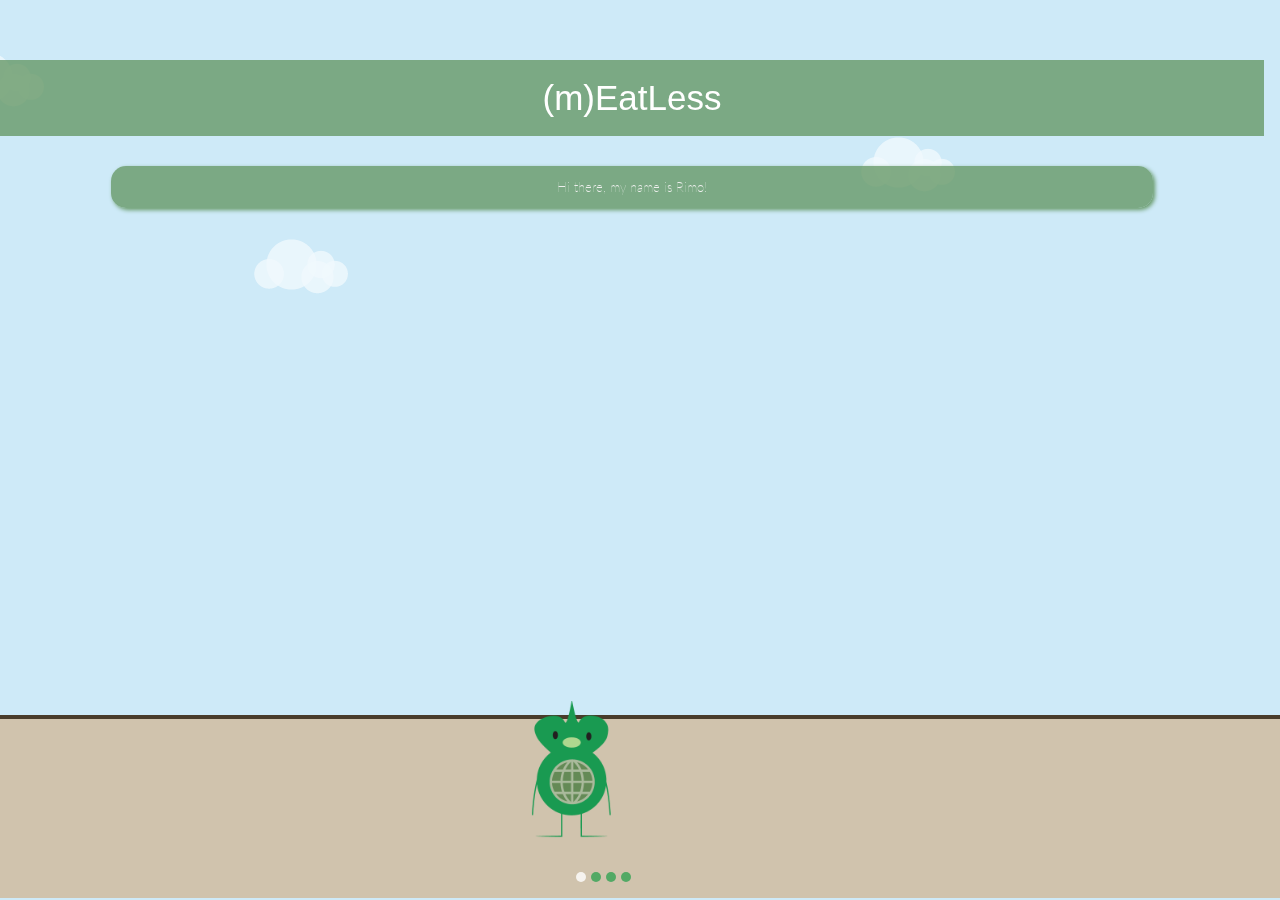
<file: index.html>
<!doctype html>
<html lang="en">
<html>
<head>
<meta charset="UTF-8">
<meta http-equiv="Content-Type" content="text/html; charset=UTF-8">
<meta name="viewport" content="width=device-width, initial-scale=1">
<meta name = "apple-mobile-web-app-capable" content = "yes" /> 

<title>(m)EatLess</title>

<link rel="stylesheet" type="text/css" href="css/jquery.mobile-1.4.2.css" />
<link rel="stylesheet" type="text/css" href="css/custom.css" />

<link href='http://fonts.googleapis.com/css?family=Lato' rel='stylesheet' type='text/css'>

<script src="jquery/jquery-1.10.2.js"></script>
<script src="jquery/jquery.mobile-1.4.2.js"></script>
  <link rel="stylesheet" href="css/swiper.css">

</head>
<body>
  <div class="swiper-container">
    <div class="swiper-wrapper">

      <div class="swiper-slide">
   		<div class="cloud"></div>
   	<div id="appTitle">(m)EatLess</div>
		<div class="cloud2"></div>
      	<div class="bubble" style="margin: 30px auto">
			<p>Hi there, my name is Rimo!</p>
		</div>
		<div class="cloud3"></div>
		<div class="baseHome"></div>
		<div class="RimoIntro">		
			<img src="images/rimo1.png" width="80" />
		</div>
      </div>

      <div class="swiper-slide">
     		<div class="cloud4"></div>
     		<div class="cloud5"></div>
			<div class="cloud6"></div>
    <div class="bubble" style="margin: 100px auto 60px auto">
			<p>What you eat affects climate change. The food that’s good for you is good for the environment.</p>
		</div>
		

		<div class="circles">
			<ul>
			<li><img src="images/circle1.png"></li>
			<li><img src="images/circle2.png"></li>
			<li><img src="images/circle3.png"></li>
			</ul>
		</div>
		
      </div>

      <div class="swiper-slide">
           	<div class="cloud7"></div>
     		<div class="cloud8"></div>
			<div class="cloud9"></div>
		<div class="bubble" style="margin: 100px auto 60px auto">
			<p>Your daily choices affect my health. The more green missions you complete the healthier I’ll be.</p>
		</div>
        <div class="RimoCompare">		
			<ul>
				<li><img src="images/rimo1.png" class="Rimo1"/><span class="Rimo1Day"></span></li>
				<li><img src="images/rimo2.png" class="Rimo2"/><span class="Rimo3Day"></span></li>
				<li><img src="images/rimo3.png" class="Rimo3"/><span class="Rimo2Day"></span></li>
				<li><img src="images/rimo4.png" class="Rimo4"/><span class="Rimo4Day"></span></li>
				<li><img src="images/rimo5.png" class="Rimo5"/><span class="Rimo6Day"></span></li>
				<li><img src="images/rimo6.png" class="Rimo6"/><span class="Rimo5Day"></span></li>
			</ul>
		</div>
		<span class="rankingInactive">inactive</span>
		<span class="rankingActive">active</span>

		<br class="clear">
      </div>

      <div class="swiper-slide">
      	<div class="Login-Signup">
      	<p>Lets Get Started!</p>
        <div class="loginBtn"><a href="login.html">Log-In</a></div>
        <div class="signupBtn"><a href="footprint.html">Create Account</a></div>
        <br class="clear">
        <div class="buttonFB"><a href="footprint.html">Log in with Facebook</a></div>
      	</div>
        
      </div>



    </div>
    <div class="pagination"></div>
     
    </div>
  </div>
  <script src="js/intro/jquery-1.10.1.min.js"></script>
  <script src="js/intro/idangerous.swiper-2.1.min.js"></script>
  <script>
  var mySwiper = new Swiper('.swiper-container',{
    pagination: '.pagination',
    paginationClickable: true
  })
  </script>
</body>
</html>
</file>
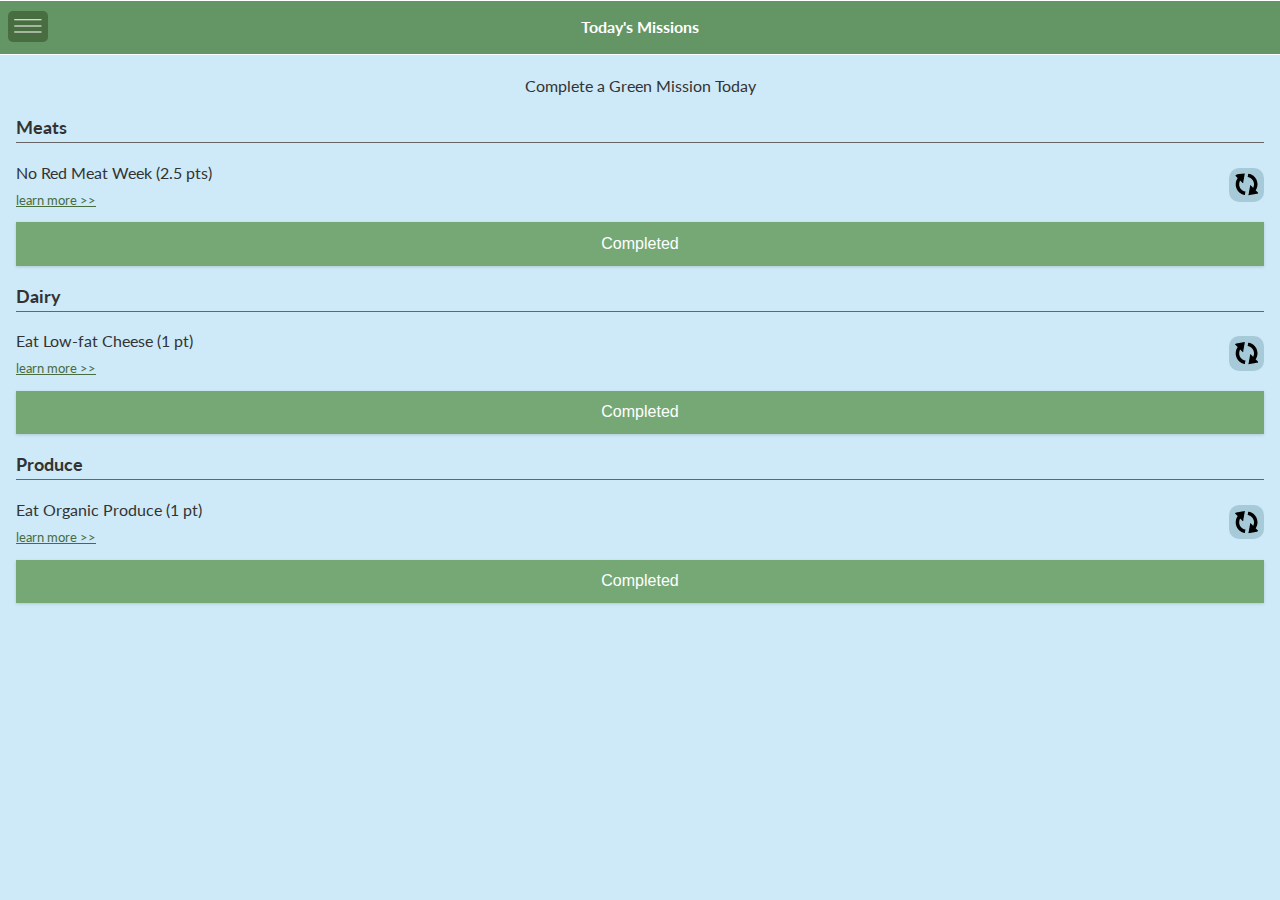
<file: footprint.html>
<!DOCTYPE html> 
<html>
<head>
    <meta charset="UTF-8">
    <meta http-equiv="Content-Type" content="text/html; charset=UTF-8">
    <meta name="viewport" content="width=device-width, initial-scale=1">
    <title>(m)EatLess</title>

    <link rel="stylesheet" href="css/jquery.mobile-1.4.2.css" />
    <link rel="stylesheet" href="css/custom.css" />

    <link href='http://fonts.googleapis.com/css?family=Lato' rel='stylesheet' type='text/css'>

    <script src="jquery/jquery-1.10.2.js"></script>
    <script src="jquery/jquery.mobile-1.4.2.js"></script>

    <script src="js/footprints.js"></script>
<script type="text/javascript">
    $( ".doneButton" ).click(function() {
        console.log("clicked!!!");
});

</script>

<style type="text/css">
  .fadedBg{
    background-color: #000;
    height: 100%;
    width: 100%;
  }
</style>
</head> 
<body>

    <div data-role="page" id="home">
        <div data-role="panel" id="nav1">

           <ul>
             <li><span class="title">(m)EatLess</span></li>
             <li><a href="footprint.html" data-rel="external" class="ui-btn-active listIcon">Green Missions</a></li>
             <li><a href="rimo.html" data-ajax="false" class="rimoIcon">Rimo</a></li>
             <li><a href="guide.html" data-ajax="false" class="guideIcon">Guide</a></li>
             <li><a href="friends.html" data-ajax="false" class="friendsIcon">Friends</a></li>
             <li><a href="leaderboard.html" data-ajax="false" class="rankingIcon">Leaderboard</a></li>
             <li><a href="settings.html" data-ajax="false" class="settingsIcon">Settings</a></li>
<!--              <li><a href="help.html" data-ajax="false" class="helpIcon">Help</a></li>
 -->         </ul> 

     </div><!-- /panel -->
     <div data-role="header" data-theme="f" >
       <a href="#nav1" class="ui-btn"></a>

    <h1> Today's Missions</h1>

    </div>  <!-- /header -->

   <div data-role="content">

   <center><p>Complete a Green Mission Today</p></center>
       <h2>Meats</h2>
       <div class="col1">
            <p id="meats" data-ajax="false"></p>

            <!-- learn more -->
            <p><a href="#learnMore1" data-rel="popup" data-position-to="window" data-overlay-theme>learn more >></a></p>

            <div data-role="popup" id="learnMore1" data-overlay-theme="b" class="ui-content" data-theme="a">
           <a href="#" data-rel="back" class="ui-btn ui-corner-all ui-shadow ui-btn-a ui-icon-delete ui-btn-icon-notext ui-btn-right"></a>
                <p id="meatsInfo"></p>
           </div><!-- /popup -->

       </div><!-- /col1 -->

        <div class="col2">
           <a onclick="Meats();"><img src="images/reload.png" /></a>
       </div><!-- /col2 -->
       <br class="clear">

            <!-- completed-->

           <a href="#DoneMeats" class="ui-btn ui-shadow" data-rel="popup" data-position-to="window" data-overlay-theme>Completed</a>
                  
           <div data-role="popup" id="DoneMeats" data-overlay-theme="b" class="ui-content" data-theme="a">
           <a href="#" data-rel="back" class="ui-btn ui-corner-all ui-shadow ui-btn-a ui-icon-delete ui-btn-icon-notext ui-btn-right"></a>
                <p id="meatsDoneInfo"></p>
           </div><!-- /popup -->



    <h2>Dairy</h2>
    <div class="col1">
        <p id="dairy" data-ajax="false"></p>

          <!-- learn more -->
            <p><a href="#learnMore2" data-rel="popup" data-position-to="window" data-overlay-theme>learn more >></a></p>

            <div data-role="popup" id="learnMore2" data-overlay-theme="b" class="ui-content" data-theme="a">
           <a href="#" data-rel="back" class="ui-btn ui-corner-all ui-shadow ui-btn-a ui-icon-delete ui-btn-icon-notext ui-btn-right"></a>
                <p id="dairyInfo"></p>
        </div><!-- /popup -->

       </div><!-- /col1 -->

    <div class="col2">
      <a onclick="Dairy();"><img src="images/reload.png" /></a>
    </div>
           <br class="clear">

      <!-- completed-->

        <a href="#DoneDairy" class="ui-btn ui-shadow" data-rel="popup" data-position-to="window">Completed</a>
        
        <div data-role="popup" id="DoneDairy"  data-overlay-theme="b" class="ui-content" data-theme="a">
         <a href="#" data-rel="back" class="ui-btn ui-corner-all ui-shadow ui-btn-a ui-icon-delete ui-btn-icon-notext ui-btn-right"></a>
        <p id="dairyDoneInfo"></p>
        </div>

    <h2>Produce</h2>
    <div class="col1">
    <p id="produce" data-ajax="false"></p>
       <!-- learn more -->
            <p><a href="#learnMore3" data-rel="popup" data-position-to="window" data-overlay-theme>learn more >></a></p>

            <div data-role="popup" id="learnMore3" data-overlay-theme="b" class="ui-content" data-theme="a">
           <a href="#" data-rel="back" class="ui-btn ui-corner-all ui-shadow ui-btn-a ui-icon-delete ui-btn-icon-notext ui-btn-right"></a>
                <p id="produceInfo"></p>
        </div><!-- /popup -->

       </div><!-- /col1 -->    

    <div class="col2">
            <a onclick="Produce();"><img src="images/reload.png" /></a>
    </div>
           <br class="clear">
      
       <!-- completed-->

        <a href="#DoneProduce" class="ui-btn ui-shadow" data-rel="popup" data-position-to="window">Completed</a>
       
        <div data-role="popup" id="DoneProduce"  data-overlay-theme="b" class="ui-content" data-theme="a">
        <a href="#" data-rel="back" class="ui-btn ui-corner-all ui-shadow ui-btn-a ui-icon-delete ui-btn-icon-notext ui-btn-right"></a>
                <p id="produceDoneInfo"></p>
        </div>

    </div>
</div>
<!-- learn more pop ups -->
<!-- <div data-role="dialog" id="learnMore1">
	<div data-role="header">
		<h1>Info Box</h1>
	</div>
    <div data-role="content">
        <p id="meatsInfo"></p>
        <center><a href="#" data-role="button" data-rel="back" class="ui-btn ui-btn-inline" >close</a></center>
    </div>

</div> -->

<!-- <div data-role="dialog" id="learnMore2">
    <div data-role="header">
        <h1>Info Box</h1>
    </div>
    <div data-role="content">
        <p id="dairyInfo"></p>
        <center><a href="#" data-role="button" data-rel="back" class="ui-btn ui-btn-inline" >close</a></center>
    </div>

</div> -->

<div data-role="dialog" id="learnMore3">
    <div data-role="header">
        <h1>Info Box</h1>
    </div>
    <div data-role="content">
        <p id="produceInfo"></p>
        <center><a href="#" data-role="button" data-rel="back" class="ui-btn ui-btn-inline" >close</a></center>
    </div>

</div>

<!-- Done button pop ups -->

</body>
</html>
</file>
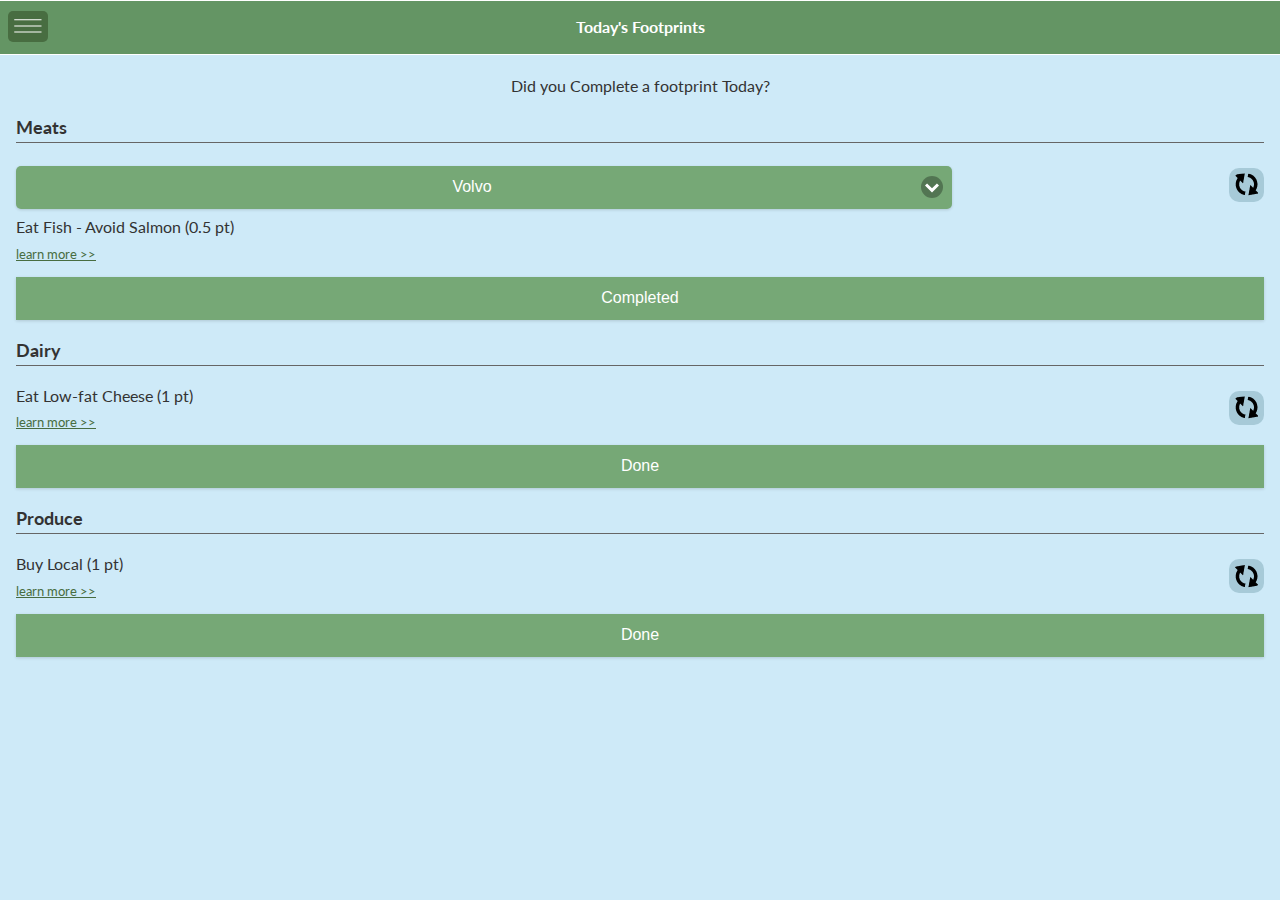
<file: footprint2.html>
<!DOCTYPE html> 
<html>
<head>
    <meta charset="UTF-8">
    <meta http-equiv="Content-Type" content="text/html; charset=UTF-8">
    <meta name="viewport" content="width=device-width, initial-scale=1">
    <title>(m)EatLess</title>

    <link rel="stylesheet" href="css/jquery.mobile-1.4.2.css" />
    <link rel="stylesheet" href="css/custom.css" />

    <link href='http://fonts.googleapis.com/css?family=Lato' rel='stylesheet' type='text/css'>

    <script src="jquery/jquery-1.10.2.js"></script>
    <script src="jquery/jquery.mobile-1.4.2.js"></script>

    <script src="js/footprints.js"></script>
<script type="text/javascript">
    $( ".doneButton" ).click(function() {
        console.log("clicked!!!");
});

</script>
</head> 
<body>

    <div data-role="page" id="home">
        <div data-role="panel" id="nav1">

           <ul>
             <li><span class="title">(m)EatLess</span></li>
             <li><a href="footprint.html" data-rel="external" class="ui-btn-active footprintIcon">Footprint</a></li>
             <li><a href="rimo.html" data-ajax="false" class="rimoIcon">Rimo</a></li>
             <li><a href="guide.html" data-ajax="false" class="guideIcon">Guide</a></li>
             <li><a href="settings.html" data-ajax="false" class="settingsIcon">Settings</a></li>
             <li><a href="help.html" data-ajax="false" class="helpIcon">Help</a></li>
         </ul> 

     </div><!-- /panel -->
     <div data-role="header" data-theme="f" >
       <a href="#nav1" class="ui-btn"></a>

<!--        <h1>Complete Your Footprints</h1> -->   

<h1> Today's Footprints</h1>

</div>

   <div data-role="content">

   <center><p>Did you Complete a footprint Today?</p></center>
       <h2>Meats</h2>
       <div class="col1">
       <form action="">
        <select name="cars">
        <option value="volvo">Volvo</option>
        <option value="saab">Saab</option>
        <option value="fiat">Fiat</option>
        <option value="audi">Audi</option>
        </select>
      </form>
            <p id="meats" data-ajax="false"></p>
            <p><a href="#learnMore1">learn more >></a></p>
       </div>

        <div class="col2">
           <a onclick="Meats();"><img src="images/reload.png" /></a>
       </div>
       <br class="clear">

           <a href="#DoneMeats" class="ui-btn ui-shadow" data-rel="popup" data-position-to="window" data-overlay-theme>Completed</a>
                
           <div data-role="popup" id="DoneMeats" class="ui-content" data-theme="a">
           <a href="#" data-rel="back" class="ui-btn ui-corner-all ui-shadow ui-btn-a ui-icon-delete ui-btn-icon-notext ui-btn-right">Close</a>
                <p id="meatsDoneInfo"></p>
           </div>

    <h2>Dairy</h2>
    <div class="col1">
        <p id="dairy" data-ajax="false"></p>
        <p><a href="#learnMore2">learn more >></a></p>
   </div>

    <div class="col2">
      <a onclick="Dairy();"><img src="images/reload.png" /></a>
    </div>
           <br class="clear">

        <a href="#DoneDairy" class="ui-btn ui-shadow" data-rel="popup" data-position-to="window">Done</a>
        <div data-role="popup" id="DoneDairy" class="ui-content" data-theme="a">
         <a href="#" data-rel="back" class="ui-btn ui-corner-all ui-shadow ui-btn-a ui-icon-delete ui-btn-icon-notext ui-btn-right">Close</a>
        <p id="dairyDoneInfo"></p>
        </div>

    <h2>Produce</h2>
    <div class="col1">
    <p id="produce" data-ajax="false"></p>
         <p><a href="#learnMore3">learn more >></a></p>           
    </div>

    <div class="col2">
            <a onclick="Produce();"><img src="images/reload.png" /></a>
    </div>
           <br class="clear">

        <a href="#DoneProduce" class="ui-btn ui-shadow" data-rel="popup" data-position-to="window">Done</a>
        <div data-role="popup" id="DoneProduce" class="ui-content" data-theme="a">
        <a href="#" data-rel="back" class="ui-btn ui-corner-all ui-shadow ui-btn-a ui-icon-delete ui-btn-icon-notext ui-btn-right">Close</a>
                <p id="produceDoneInfo"></p>
        </div>

    </div>
</div>
<!-- learn more pop ups -->
<div data-role="dialog" id="learnMore1">
	<div data-role="header">
		<h1>Info Box</h1>
	</div>
    <div data-role="content">
        <p id="meatsInfo"></p>
        <center><a href="#" data-role="button" data-rel="back" class="ui-btn ui-btn-inline" >close</a></center>
    </div>

</div>

<div data-role="dialog" id="learnMore2">
    <div data-role="header">
        <h1>Info Box</h1>
    </div>
    <div data-role="content">
        <p id="dairyInfo"></p>
        <center><a href="#" data-role="button" data-rel="back" class="ui-btn ui-btn-inline" >close</a></center>
    </div>

</div>

<div data-role="dialog" id="learnMore3">
    <div data-role="header">
        <h1>Info Box</h1>
    </div>
    <div data-role="content">
        <p id="produceInfo"></p>
        <center><a href="#" data-role="button" data-rel="back" class="ui-btn ui-btn-inline" >close</a></center>
    </div>

</div>

<!-- Done button pop ups -->

</body>
</html>
</file>
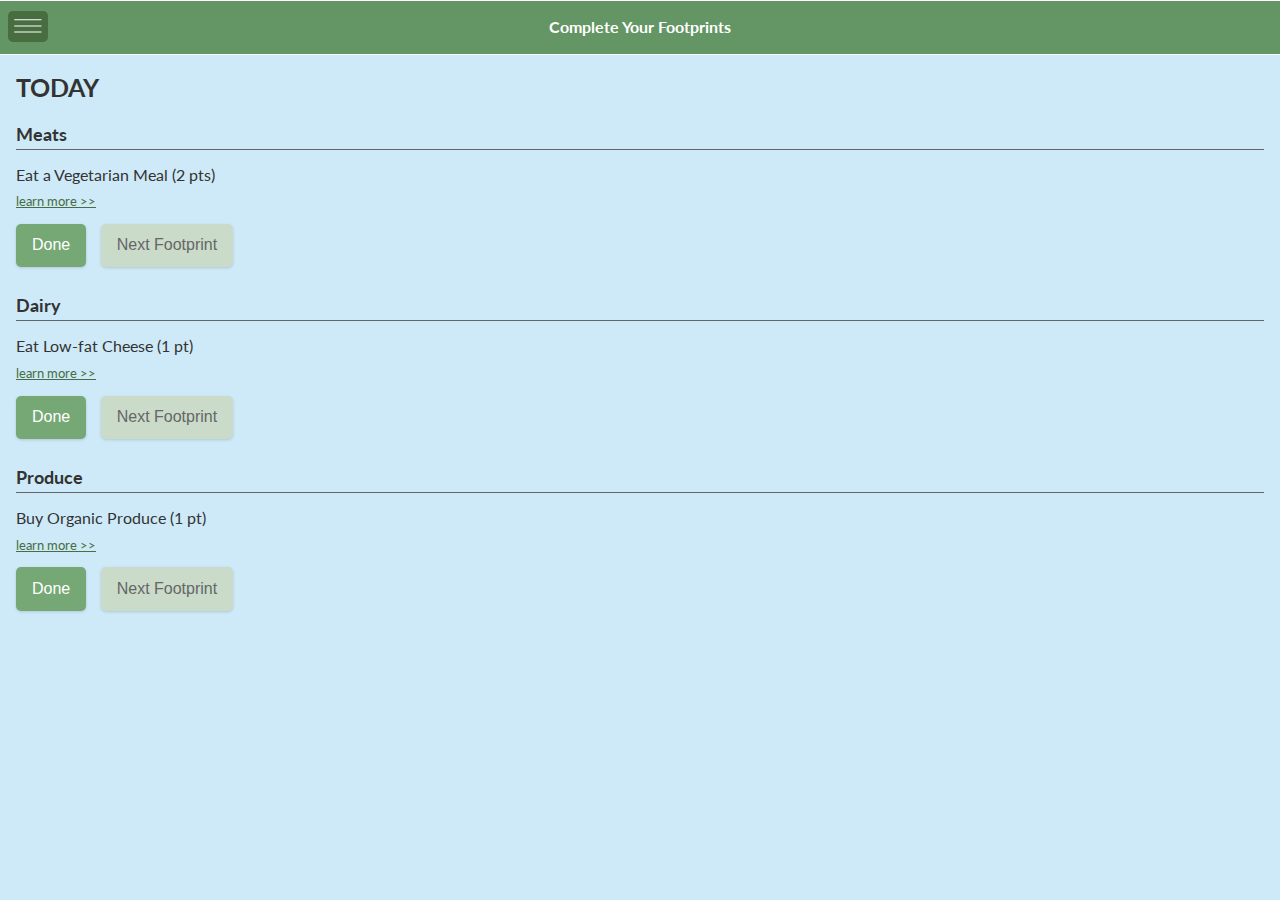
<file: footprint3.html>
<!DOCTYPE html> 
<html>
<head>
    <meta charset="UTF-8">
    <meta http-equiv="Content-Type" content="text/html; charset=UTF-8">
    <meta name="viewport" content="width=device-width, initial-scale=1">
    <title>(m)EatLess</title>

    <link rel="stylesheet" href="css/jquery.mobile-1.4.2.css" />
    <link rel="stylesheet" href="css/custom.css" />

    <link href='http://fonts.googleapis.com/css?family=Lato' rel='stylesheet' type='text/css'>

    <script src="jquery/jquery-1.10.2.js"></script>
    <script src="jquery/jquery.mobile-1.4.2.js"></script>

    <script src="js/footprints.js"></script>
    <script src="js/raphael-min.js" type="text/javascript" charset="utf-8"></script>
<script type="text/javascript">
    $( ".doneButton" ).click(function() {
        console.log("clicked!!!");
});

</script>
</head> 
<body>

    <div data-role="page" id="home">
        <div data-role="panel" id="nav1">

           <ul>
             <li><span class="title">(m)EatLess</span></li>
             <li><a href="footprint.html" data-rel="external" class="ui-btn-active footprintIcon">Footprint</a></li>
             <li><a href="rimo.html" data-ajax="false" class="rimoIcon">Rimo</a></li>
             <li><a href="guide.html" data-ajax="false" class="guideIcon">Guide</a></li>
             <li><a href="settings.html" data-ajax="false" class="settingsIcon">Settings</a></li>
             <li><a href="help.html" data-ajax="false" class="helpIcon">Help</a></li>
         </ul> 

     </div><!-- /panel -->
     <div data-role="header" data-theme="f" >
       <a href="#nav1" class="ui-btn"></a>

       <h1>Complete Your Footprints</h1>
   </div>

   <div data-role="content">

   <h1>TODAY</h1>
       <h2>Meats</h2>
            <p id="meats" data-ajax="false"></p>
            <p><a href="#learnMore1">learn more >></a></p>

             <a href="#DoneMeats" class="ui-btn ui-corner-all ui-shadow ui-btn-inline " data-rel="popup" data-position-to="window" data-overlay-theme>Done</a>
            
           <div data-role="popup" id="DoneMeats" class="ui-content" data-theme="a">
           <a href="#" data-rel="back" class="ui-btn ui-corner-all ui-shadow ui-btn-a ui-icon-delete ui-btn-icon-notext ui-btn-right">Close</a>
                <p id="meatsDoneInfo"></p>
               
           </div>

     <a class="ui-btn ui-corner-all ui-shadow ui-btn-inline" style="background-color:#cadbca; color:#666;" onclick="Meats();">Next Footprint</a>	

    <h2>Dairy</h2>
    <p id="dairy" data-ajax="false"></p>
    <p><a href="#learnMore2">learn more >></a></p>

    <!--    <a href="#dairy" class="ui-btn ui-btn-inline">Done</a> -->        
    <a href="#DoneDairy" class="ui-btn ui-corner-all ui-shadow ui-btn-inline" data-rel="popup" data-position-to="window">Done</a>
    <div data-role="popup" id="DoneDairy" class="ui-content" data-theme="a">
     <a href="#" data-rel="back" class="ui-btn ui-corner-all ui-shadow ui-btn-a ui-icon-delete ui-btn-icon-notext ui-btn-right">Close</a>
            <p id="dairyDoneInfo"></p>
    </div>

    <a class="ui-btn ui-corner-all ui-shadow ui-btn-inline" style="background-color:#cadbca; color:#666;" onclick="Dairy()">Next Footprint</a>	

    <h2>Produce</h2>
    <p id="produce" data-ajax="false"></p>
    <p><a href="#learnMore3">learn more >></a></p>

    <a href="#DoneProduce" class="ui-btn ui-corner-all ui-shadow ui-btn-inline" data-rel="popup" data-position-to="window">Done</a>
    <div data-role="popup" id="DoneProduce" class="ui-content" data-theme="a">
    <a href="#" data-rel="back" class="ui-btn ui-corner-all ui-shadow ui-btn-a ui-icon-delete ui-btn-icon-notext ui-btn-right">Close</a>
            <p id="produceDoneInfo"></p>
    </div>
    <!--    <a href="#produce" class="ui-btn ui-btn-inline">Done</a> -->        
    <a class="ui-btn ui-corner-all ui-shadow ui-btn-inline" style="background-color:#cadbca; color:#666;" onclick="Produce()">Next Footprint</a>	

</div>
</div>


<!-- learn more pop ups -->
<div data-role="dialog" id="learnMore1">
	<div data-role="header">
		<h1>Info Box</h1>
	</div>
    <div data-role="content">
        <p id="meatsInfo"></p>
        <center><a href="#" data-role="button" data-rel="back" class="ui-btn ui-btn-inline" >close</a></center>
    </div>

</div>

<div data-role="dialog" id="learnMore2">
    <div data-role="header">
        <h1>Info Box</h1>
    </div>
    <div data-role="content">
        <p id="dairyInfo"></p>
        <center><a href="#" data-role="button" data-rel="back" class="ui-btn ui-btn-inline" >close</a></center>
    </div>

</div>

<div data-role="dialog" id="learnMore3">
    <div data-role="header">
        <h1>Info Box</h1>
    </div>
    <div data-role="content">
        <p id="produceInfo"></p>
        <center><a href="#" data-role="button" data-rel="back" class="ui-btn ui-btn-inline" >close</a></center>
    </div>

</div>

<!-- Done button pop ups -->

</body>
</html>
</file>
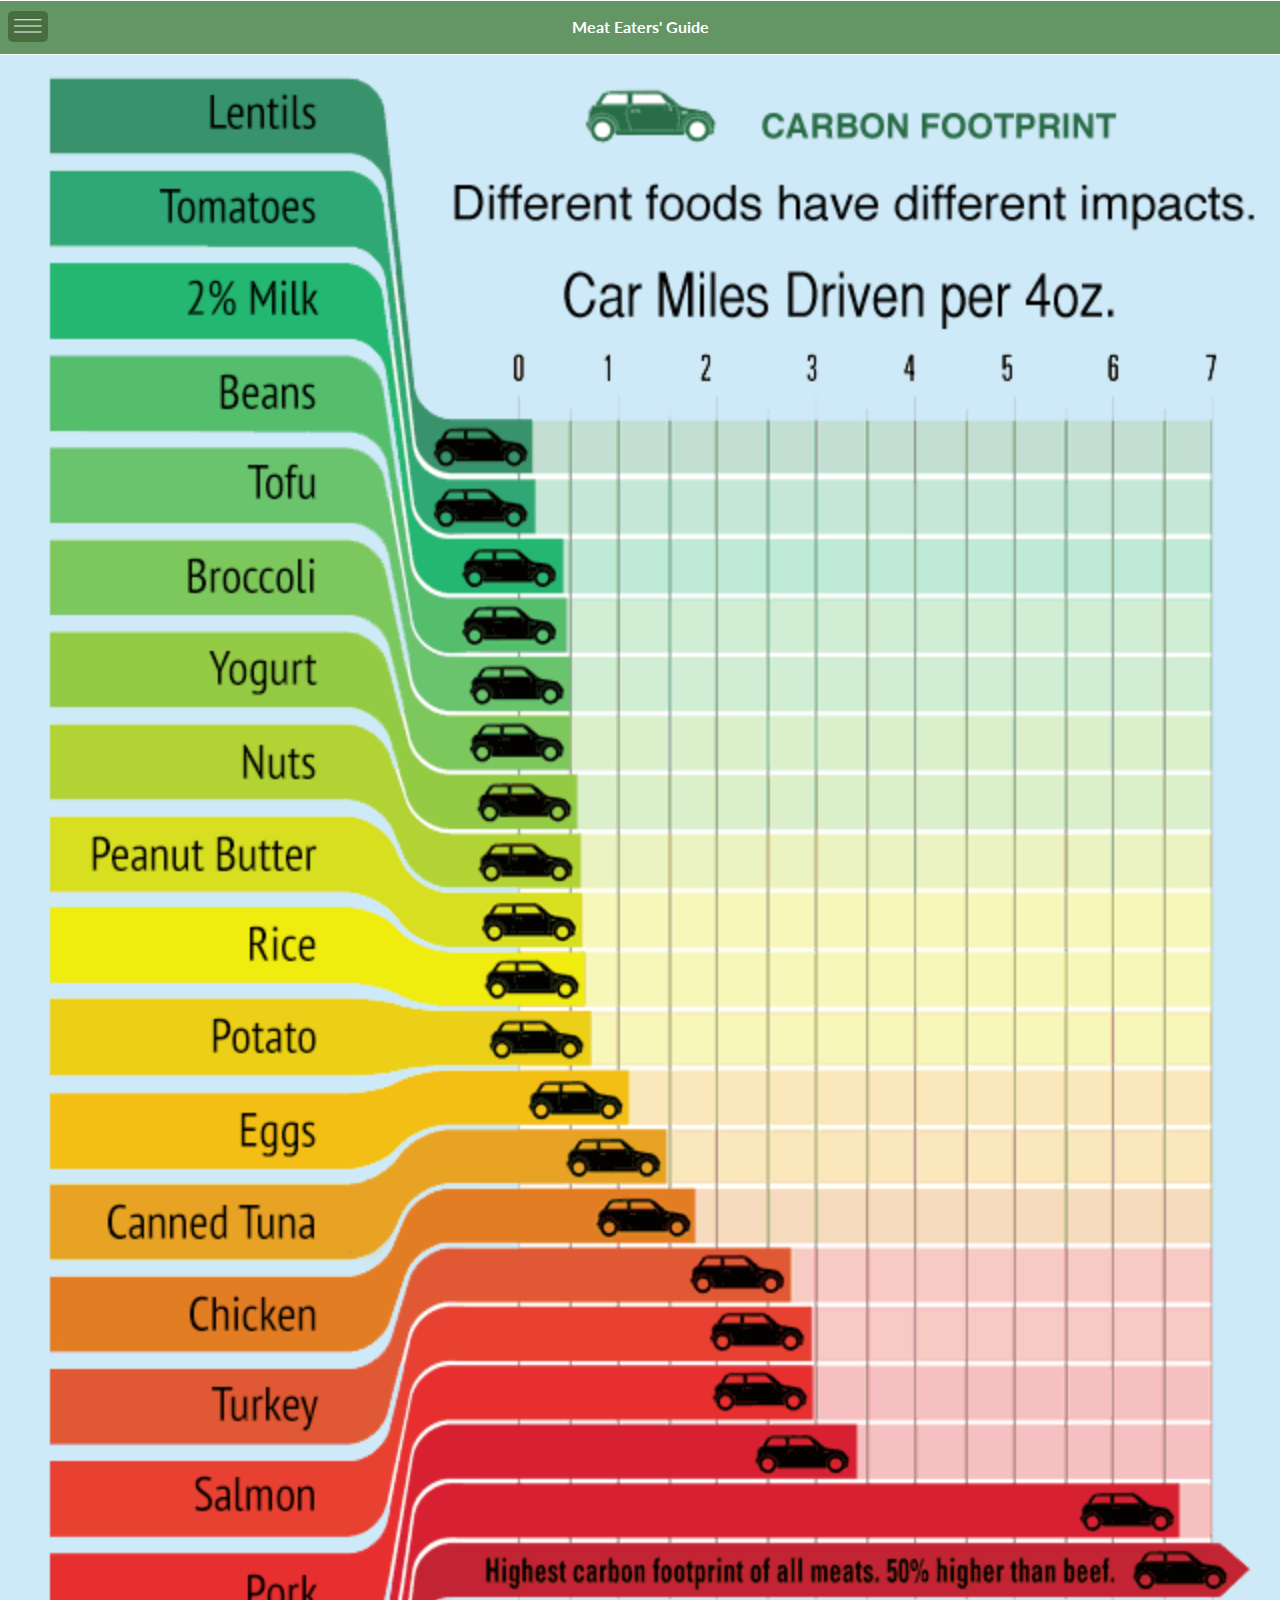
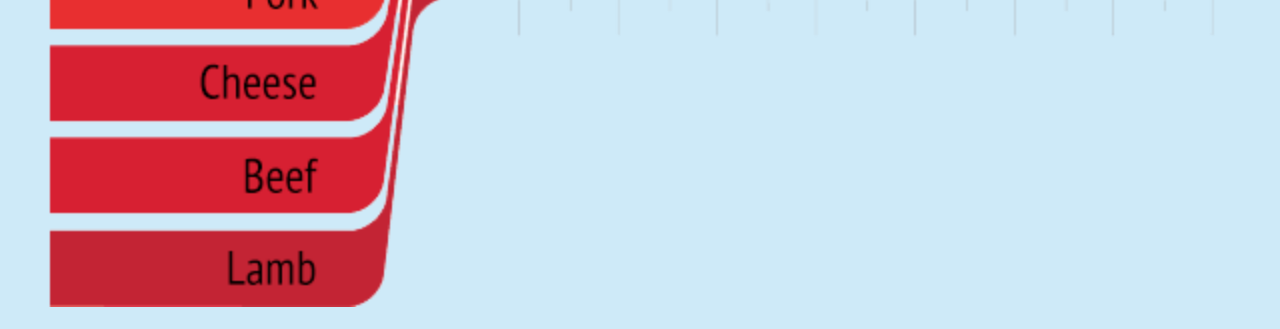
<file: guide.html>
<!DOCTYPE html> 
<html>
<head>
    <meta charset="UTF-8">
    <meta http-equiv="Content-Type" content="text/html; charset=UTF-8">
    <meta name="viewport" content="width=device-width, initial-scale=1">
    <title>(m)EatLess</title>

    <link rel="stylesheet" href="css/jquery.mobile-1.4.2.css" />
    <link rel="stylesheet" href="css/custom.css" />

    <link href='http://fonts.googleapis.com/css?family=Lato' rel='stylesheet' type='text/css'>

    <script src="jquery/jquery-1.10.2.js"></script>
    <script src="jquery/jquery.mobile-1.4.2.js"></script>

<style type="text/css">
    

</style>
</head> 
<body>

<div data-role="page" id="home">
        <div data-role="panel" id="nav1">

           <ul>
             <li><span class="title">(m)EatLess</span></li>
             <li><a href="footprint.html" data-ajax="false" class="listIcon">Green Missions</a></li>
             <li><a href="rimo.html" data-ajax="false" class="rimoIcon">Rimo</a></li>
             <li><a href="guide.html" data-ajax="false" class="ui-btn-active guideIcon">Guide</a></li>
             <li><a href="settings.html" data-ajax="false" class="settingsIcon">Settings</a></li>
             <li><a href="help.html" data-ajax="false" class="helpIcon">Help</a></li>
         </ul> 

     </div><!-- /panel -->
    
     <div data-role="header" data-theme="f" >
       <a href="#nav1" class="ui-btn"></a>

       <h1>Meat Eaters' Guide</h1>

     </div>

   <div data-role="content">

        <img src="images/guide.png" alt="meat eater's guide" width="100%" />
   </div>
</div>

</body>
</html>
</file>
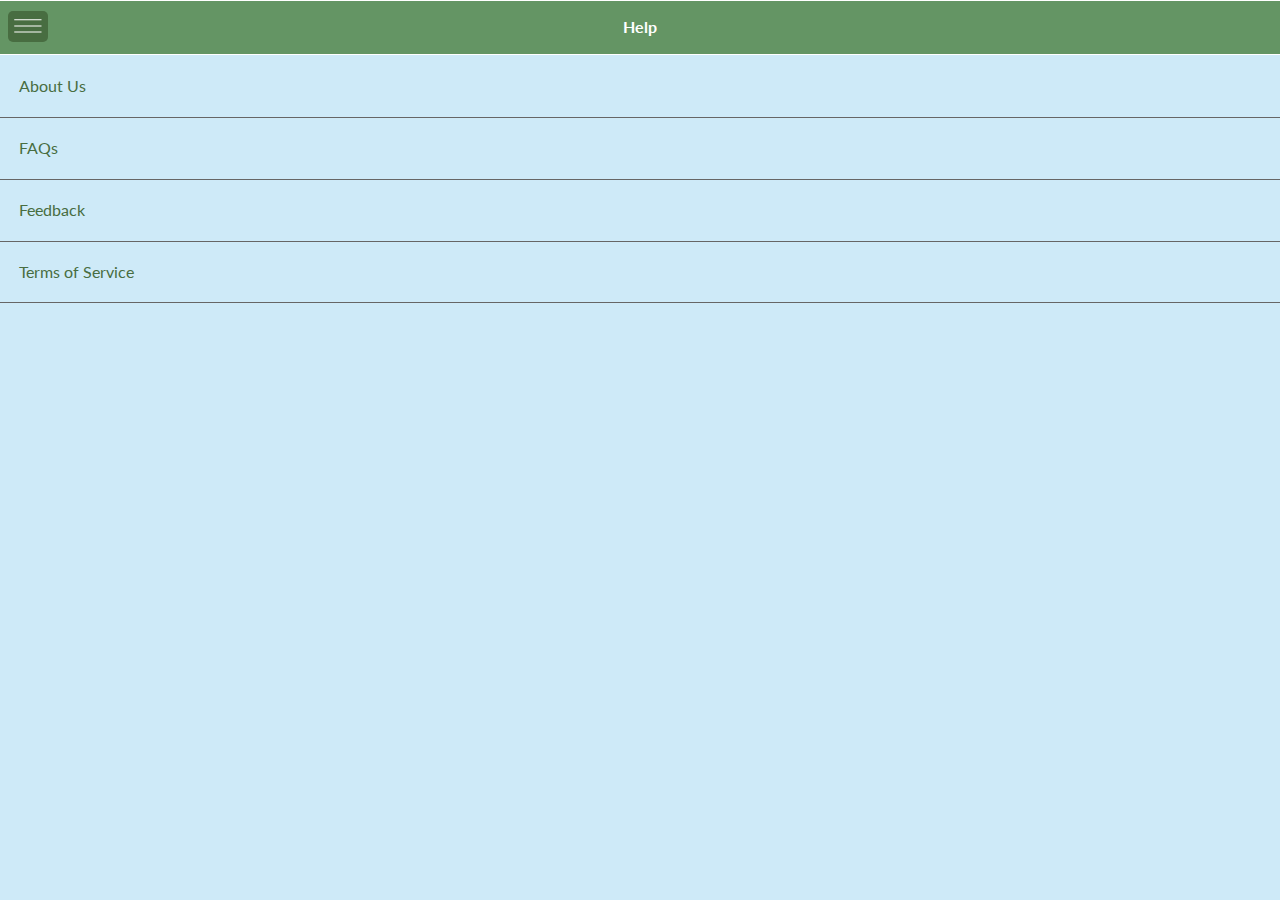
<file: help.html>
<!DOCTYPE html> 
<html>
<head>
<meta charset="UTF-8">
<meta http-equiv="Content-Type" content="text/html; charset=UTF-8">
<meta name="viewport" content="width=device-width, initial-scale=1">
<title>(m)EatLess</title>

<link rel="stylesheet" type="text/css" href="css/jquery.mobile-1.4.2.css" />
<link rel="stylesheet" type="text/css" href="css/custom.css" />

<link href='http://fonts.googleapis.com/css?family=Lato' rel='stylesheet' type='text/css'>

<script src="jquery/jquery-1.10.2.js"></script>
<script src="jquery/jquery.mobile-1.4.2.js"></script>


</head> 
<body>

<div data-role="page">
        <div data-role="panel" id="nav1">

           <ul>
             <li><span class="title">(m)EatLess</span></li>
             <li><a href="footprint.html" data-ajax="false" class="footprintIcon">Footprint</a></li>
             <li><a href="rimo.html" data-ajax="false" class="rimoIcon">Rimo</a></li>
             <li><a href="guide.html" data-ajax="false" class="guideIcon">Guide</a></li>
             <li><a href="settings.html" data-ajax="false" class="settingsIcon">Settings</a></li>
             <li><a href="help.html" data-ajax="false" class="ui-btn-active helpIcon">Help</a></li>
         </ul> 

     </div><!-- /panel -->
    

     <div data-role="header" data-theme="f" >
       <a href="#nav1" class="ui-btn"></a>

       <h1>Help</h1>

     </div>

   <div data-role="content">

        <div class="settingsHelp">
    	     <ul>
                 <li><a href="#">About Us</a></li>
                 <li><a href="#">FAQs</a></li>
                 <li><a href="#">Feedback</a></li>
                 <li><a href="#">Terms of Service</a></li>
             </ul> 
         </div>
   </div>
</div>

</body>
</html>
</file>
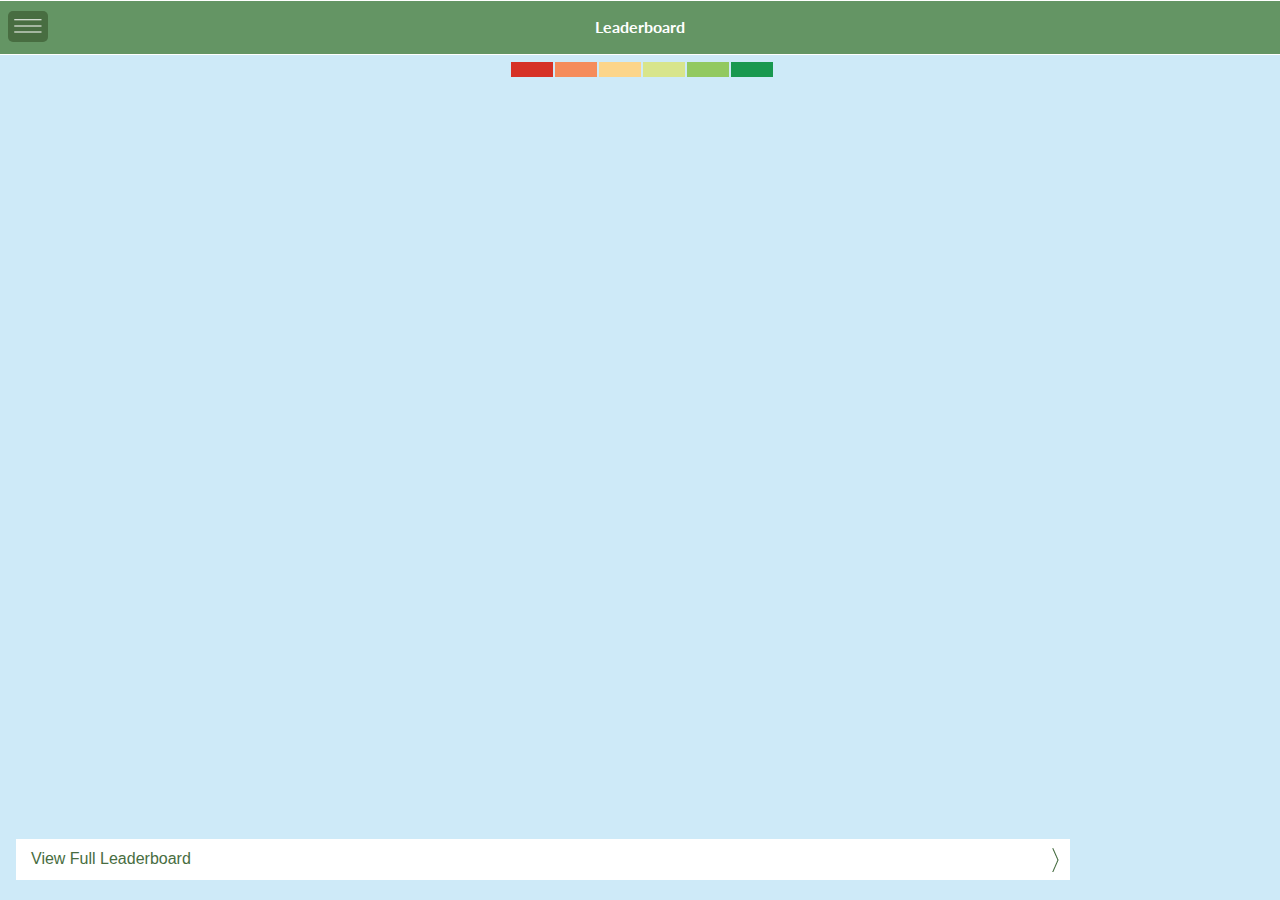
<file: leaderboard.html>
<!DOCTYPE html> 
<html>
<head>
<meta charset="UTF-8">
<meta http-equiv="Content-Type" content="text/html; charset=UTF-8">
<meta name="viewport" content="width=device-width, initial-scale=1">
<title>(m)EatLess</title>

<link rel="stylesheet" type="text/css" href="css/jquery.mobile-1.4.2.css" />
<link rel="stylesheet" type="text/css" href="css/custom.css" />

<link href='http://fonts.googleapis.com/css?family=Lato' rel='stylesheet' type='text/css'>

<script src="jquery/jquery-1.10.2.js"></script>
<script src="jquery/jquery.mobile-1.4.2.js"></script>

<script src="js/raphael-min.js" type="text/javascript" charset="utf-8"></script>
<script src="js/leaderboard.js" type="text/javascript" charset="utf-8"></script>

</head> 
<body>

<!-- TODAY -->

<div data-role="page" id="home" >
<div data-role="panel" id="nav1">

	<ul>
 			<li><span class="title">(m)EatLess</span></li>
             <li><a href="footprint.html" data-rel="external" class="listIcon">Green Missions</a></li>
             <li><a href="rimo.html" data-ajax="false" class="rimoIcon">Rimo</a></li>
             <li><a href="guide.html" data-ajax="false" class="guideIcon">Guide</a></li>
             <li><a href="friends.html" data-ajax="false" class="friendsIcon">Friends</a></li>
             <li><a href="leaderboard.html" data-ajax="false" class="ui-btn-active rankingIcon">Leaderboard</a></li>
             <li><a href="settings.html" data-ajax="false" class="settingsIcon">Settings</a></li>
    </ul> 

</div><!-- /panel -->

	<div data-role="header" data-theme="f" >
	<a href="#nav1" class="ui-btn"></a>

		<h1>Leaderboard</h1>
	</div>

	<div data-role="content">     
				<div class="rectangles"></div>
		
<!-- leaderboard -->
				<div class="leaderboard"></div>

		<a href="" class="leaderboard">View Full Leaderboard </a>

    </div>
</div>


</body>
</html>
</file>
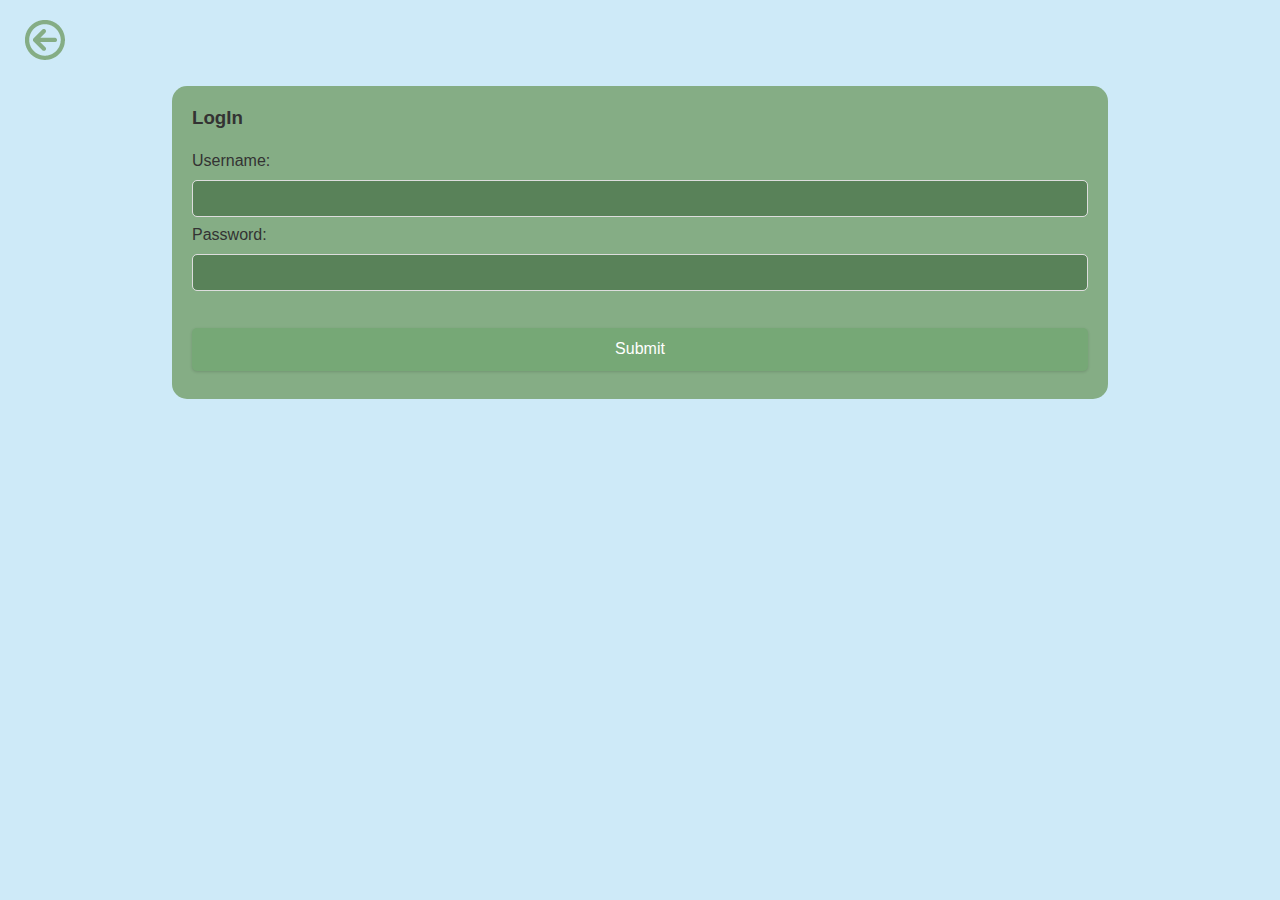
<file: login.html>
<!doctype html>
<html lang="en">
<html>
<head>
<meta charset="UTF-8">
<meta http-equiv="Content-Type" content="text/html; charset=UTF-8">
<meta name="viewport" content="width=device-width, initial-scale=1">
<meta name = "apple-mobile-web-app-capable" content = "yes" /> 

<title>(m)EatLess</title>

<link rel="stylesheet" type="text/css" href="css/jquery.mobile-1.4.2.css" />
<link rel="stylesheet" type="text/css" href="css/swiper.css" />

<link href='http://fonts.googleapis.com/css?family=Lato' rel='stylesheet' type='text/css'>

<script src="jquery/jquery-1.10.2.js"></script>
<script src="jquery/jquery.mobile-1.4.2.js"></script>

</head>
<body>

<div class="arrow">
<a href="index.html"><img src="images/arrow.png" width="40" height="40" /></a>
</div>

    <div id="Login">
        <h3>LogIn</h3><br />
          <form action="footprint.html">
          Username: <input type="text" name="username"  >
          Password: <input type="password" name="password" ><br>
          <input type="submit" value="Submit" >
          </form>

    </div>
        
</body>
</html>
</file>
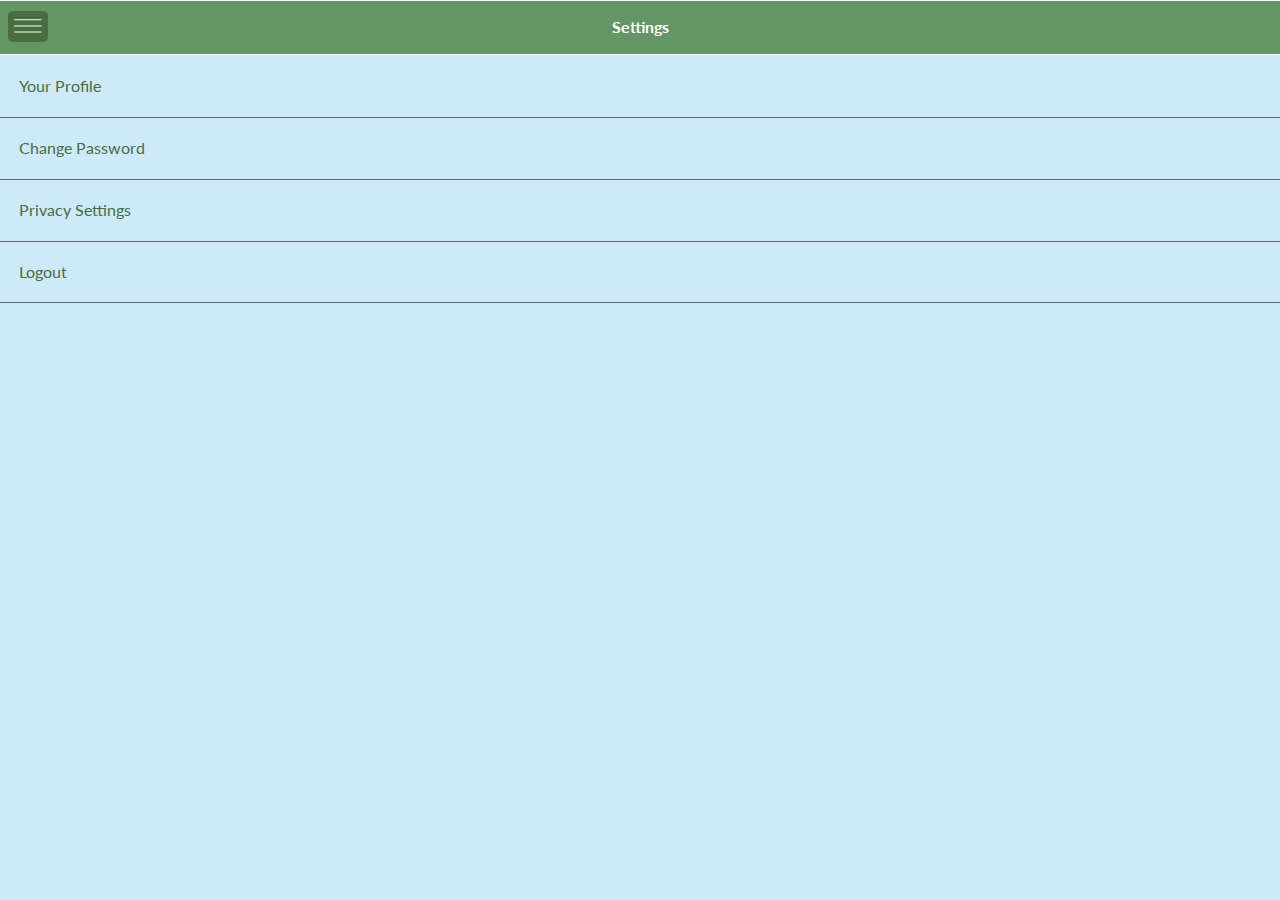
<file: settings.html>
<!DOCTYPE html> 
<html>
<head>
<meta charset="UTF-8">
<meta http-equiv="Content-Type" content="text/html; charset=UTF-8">
<meta name="viewport" content="width=device-width, initial-scale=1">
<title>(m)EatLess</title>

<link rel="stylesheet" type="text/css" href="css/jquery.mobile-1.4.2.css" />
<link rel="stylesheet" type="text/css" href="css/custom.css" />

<link href='http://fonts.googleapis.com/css?family=Lato' rel='stylesheet' type='text/css'>

<script src="jquery/jquery-1.10.2.js"></script>
<script src="jquery/jquery.mobile-1.4.2.js"></script>


</head> 
<body>

<div data-role="page" id="home">
        <div data-role="panel" id="nav1">

           <ul>
             <li><span class="title">(m)EatLess</span></li>
             <li><a href="footprint.html" data-ajax="false" class="footprintIcon">Footprint</a></li>
             <li><a href="rimo.html" data-ajax="false" class="rimoIcon">Rimo</a></li>
             <li><a href="guide.html" data-ajax="false" class="guideIcon">Guide</a></li>
             <li><a href="settings.html" data-ajax="false" class="ui-btn-active settingsIcon">Settings</a></li>
             <li><a href="help.html" data-ajax="false" class="helpIcon">Help</a></li>
         </ul> 

     </div><!-- /panel -->
    
     <div data-role="header" data-theme="f" >
       <a href="#nav1" class="ui-btn"></a>

       <h1>Settings</h1>

     </div>

   <div data-role="content">

        <div class="settingsHelp">
    	     <ul>
                 <li><a href="#">Your Profile</a></li>
                 <li><a href="#">Change Password</a></li>
                 <li><a href="#">Privacy Settings</a></li>
                 <li><a href="#">Logout</a></li>
             </ul> 
         </div>
   </div>
</div>

</body>
</html>
</file>
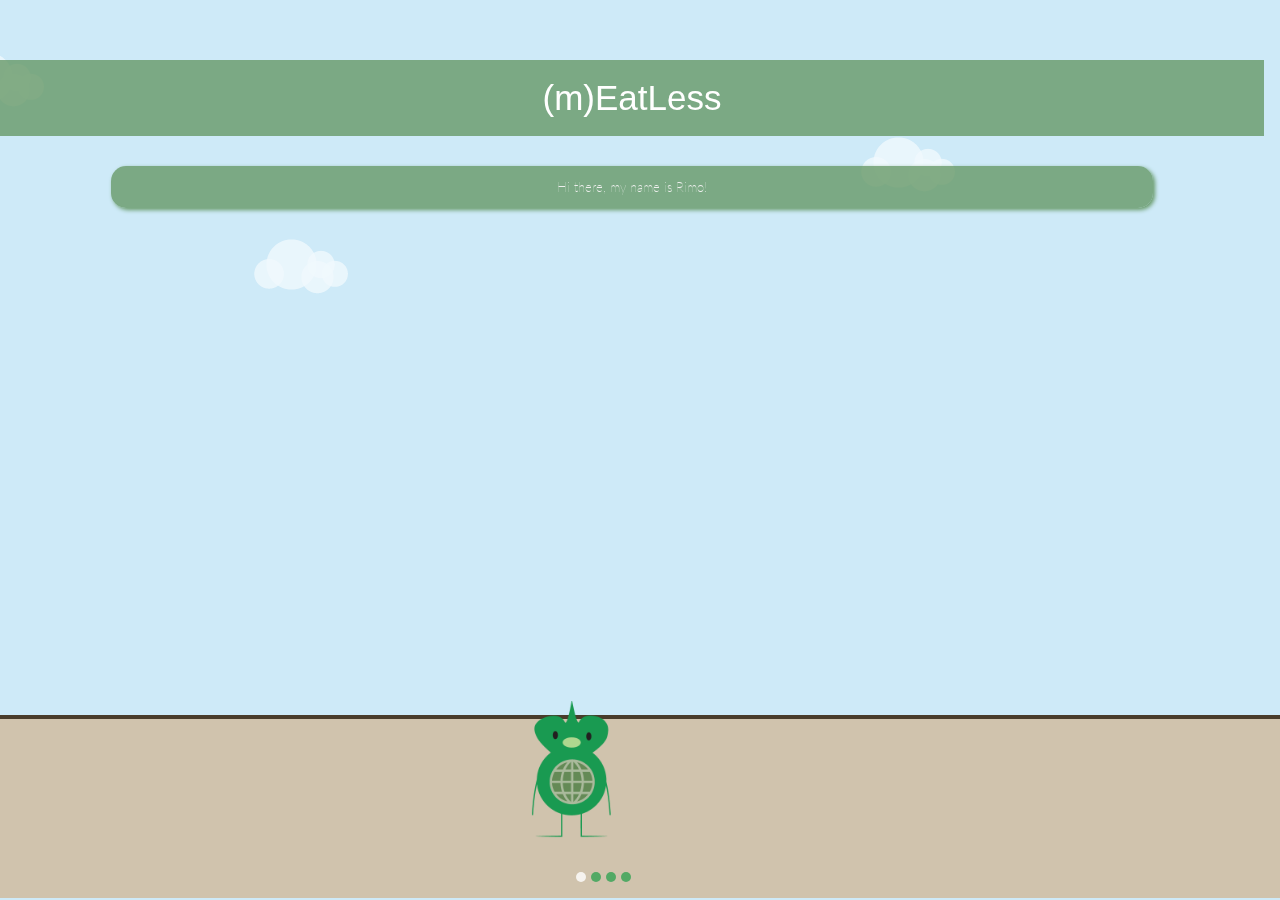
<file: signup.html>
<!doctype html>
<html lang="en">
<html>
<head>
<meta charset="UTF-8">
<meta http-equiv="Content-Type" content="text/html; charset=UTF-8">
<meta name="viewport" content="width=device-width, initial-scale=1">
<meta name = "apple-mobile-web-app-capable" content = "yes" /> 

<title>(m)EatLess</title>

<link rel="stylesheet" type="text/css" href="css/jquery.mobile-1.4.2.css" />
<link rel="stylesheet" type="text/css" href="css/custom.css" />

<link href='http://fonts.googleapis.com/css?family=Lato' rel='stylesheet' type='text/css'>

<script src="jquery/jquery-1.10.2.js"></script>
<script src="jquery/jquery.mobile-1.4.2.js"></script>

<script src="js/cloud.js"></script>

  <link rel="stylesheet" href="css/swiper.css">
</head>
<body>
  <div class="swiper-container">
    <div class="swiper-wrapper">

      <div class="swiper-slide">
   		<div class="cloud"></div>
   	<div id="appTitle">(m)EatLess</div>
		<div class="cloud2"></div>
      	<div class="bubble" style="margin: 30px auto">
			<p>Hi there, my name is Rimo!</p>
		</div>
		<div class="cloud3"></div>
		<div class="baseHome"></div>
		<div class="RimoIntro">		
			<img src="images/rimo1.png" width="80" />
		</div>
      </div>

      <div class="swiper-slide">
     		<div class="cloud4"></div>
     		<div class="cloud5"></div>
			<div class="cloud6"></div>
    <div class="bubble" style="margin: 100px auto 60px auto">
			<p>What you eat affects climate change. The food that’s good for you is good for the environment.</p>
		</div>
		

		<div class="circles">
			<ul>
			<li><img src="images/circle1.png"></li>
			<li><img src="images/circle2.png"></li>
			<li><img src="images/circle3.png"></li>
			</ul>
		</div>
		
      </div>

      <div class="swiper-slide">
           	<div class="cloud7"></div>
     		<div class="cloud8"></div>
			<div class="cloud9"></div>
		<div class="bubble" style="margin: 100px auto 60px auto">
			<p>Your daily choices affect my health as well. The more footprints you complete the healthier I’ll be.</p>
		</div>
        <div class="RimoCompare">		
			<ul>
				<li><img src="images/rimo1.png" class="Rimo1"/><span class="Rimo1Day"></span></li>
				<li><img src="images/rimo2.png" class="Rimo2"/><span class="Rimo3Day"></span></li>
				<li><img src="images/rimo3.png" class="Rimo3"/><span class="Rimo2Day"></span></li>
				<li><img src="images/rimo4.png" class="Rimo4"/><span class="Rimo4Day"></span></li>
				<li><img src="images/rimo5.png" class="Rimo5"/><span class="Rimo6Day"></span></li>
				<li><img src="images/rimo6.png" class="Rimo6"/><span class="Rimo5Day"></span></li>
			</ul>
		</div>
		<span class="rankingInactive">inactive</span>
		<span class="rankingActive">active</span>

		<br class="clear">
      </div>

      <div class="swiper-slide ">
      	<div class="Login">
      	<p>Lets Get Started!</p>
        <div class="buttonLeft"><a href="footprint.html">Create Account</a></div>
        <div class="buttonRight"><a href="footprint.html">Log-In</a></div>
        <br class="clear">
        <div class="buttonFB"><a href="footprint.html">Log in with Facebook</a></div>
      	</div>
        
      </div>
      
    </div>
    <div class="pagination"></div>
  </div>
  <script src="js/intro/jquery-1.10.1.min.js"></script>
  <script src="js/intro/idangerous.swiper-2.1.min.js"></script>
  <script>
  var mySwiper = new Swiper('.swiper-container',{
    pagination: '.pagination',
    paginationClickable: true
  })
  </script>
</body>
</html>
</file>
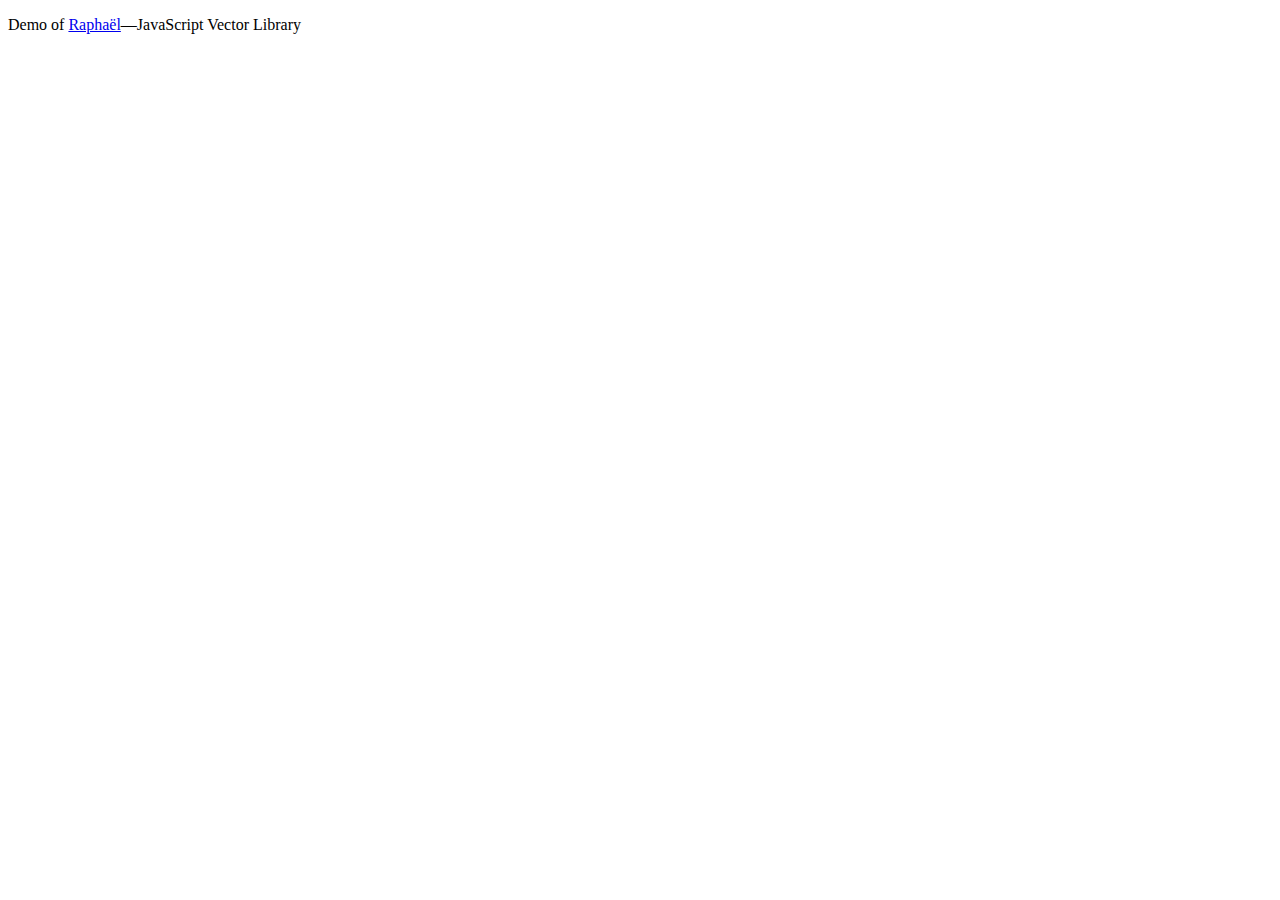
<file: test.html>
<!DOCTYPE html PUBLIC "-//W3C//DTD HTML 4.01//EN" "http://www.w3.org/TR/html4/strict.dtd">
<html lang="en">
    <head>
        <meta http-equiv="Content-Type" content="text/html; charset=utf-8">
        <title>Raphaël · Easing Demo</title>
        <link rel="stylesheet" href="http://raphaeljs.com/demo.css" type="text/css" media="screen">
        <link rel="stylesheet" href="http://raphaeljs.com/demo-print.css" type="text/css" media="print">
        <script src="http://raphaeljs.com/raphael.js" type="text/javascript" charset="utf-8"></script>
        <script type="text/javascript" charset="utf-8">
        window.onload = function statusRect() {
            var paper = Raphael(65, 30, 500, 200);

            var color = [
            "#ffffff", 
            "#ecf3d9", 
            "#d8e7a4", 
            "#afd68e",
            "#6eba6e",
            "#2d8942"
            ];

            var iterator = 0;

            for (var i = 0; i < 270; i+= 45) {

                  var rect = paper.rect(i, 150, 33, 15).attr({
                    "fill":color[iterator],
                    "stroke-width": "0"
                  });
                    console.log(rect);

                    iterator ++;
                }

        }
        </script>
    </head>
    <body>
        <div id="holder"></div>
        <p id="copy">Demo of <a href="http://raphaeljs.com/">Raphaël</a>—JavaScript Vector Library</p>
    </body>
</html>
</file>
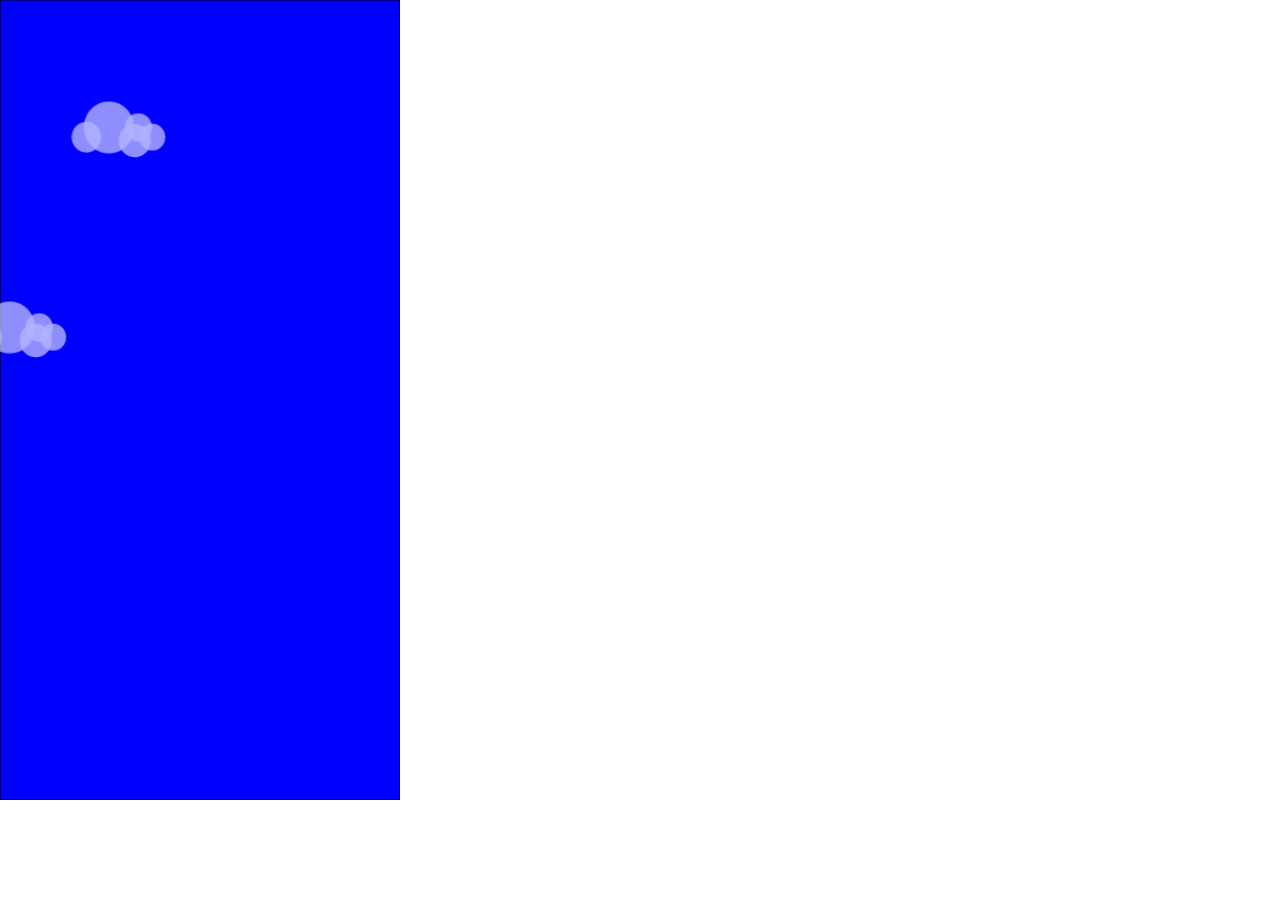
<file: js/test.html>
<html>
<head>
<script type="text/javascript" src="raphael-min.js"></script>
<style type="text/css">
.cloud{
	background-image: url(../images/cloud.png);
	width: 95px;
	height: 58px;
}
</style>
<script type="text/javascript">
	
	window.onload = function(){

	var width=400;

	var paper = Raphael(0,0,width,800);
	var rect = paper.rect(0, 0, 400, 800);
	rect.attr("fill", "blue");

 //	   ellipse (x[i],(i*15)+15, 30, 30);
 //    ellipse (x[i]+32,(i*15), 70, 70);
 //    ellipse (x[i]+67,(i*15)-14, 30, 30);
 //    ellipse (x[i]+62,(i*15)+22, 35, 35);
 //    ellipse (x[i]+82,(i*15)+10, 45, 45);

	var img = paper.image("../images/cloud.png", -150, 100, 95, 58);
	var img2 = paper.image("../images/cloud.png", -300, 300, 95, 58);

	function a() {
    img.animate({x : 500}, 2000, b);
    img2.animate({x : 500}, 2000, b);
	}

	function b() {
	img.animate({x : -150}, 2000, a);
	img2.animate({x : -150}, 2000, a);
	}

	// function c() {
	// img.animate({x : -120}, 2000, a);
	// }
	a();

	// img.animate({
	// 	x : 400
	// }, 2000);
			


	// var img = paper.image("../images/cloud.png", -300, 300, 95, 58);

	// 		img.animate({
	// 				x : 400
	// 			}, 3500);

};
</script>
</head>
<body>
<!-- <div id="cloud"></div>
 --></body>
</html>
</file>
<file: css/custom.css>
/*GLOBAL*/
ul{
		padding: 0;
}

ul li{
	list-style: none;
	margin: 0;
	padding: 0;

}

h1 {
font-size: 25px;
 margin: 0;
}

.clear{
	clear: both;
}

.ui-bar-f {
		padding: 5px 0px;
		background-color: #649564;
		color: #fff;
			}

	h1, h2, li, p{
		font-family: 'Lato', sans-serif; 
	}

.cloud{
	background-image: url(../images/cloud.png);
	background-repeat: no-repeat;
	padding-top: 58px;
	margin: 20px 0 0 -30px;
    width: 95px;
    height: 0;
    position: absolute;
    z-index: -10;
}

.cloud2{
	background-image: url(../images/cloud.png);
	background-repeat: no-repeat;
	padding-top: 58px;
	margin: 0px 0 0 250px;
    width: 95px;
    height: 0;
    position: absolute;
    z-index: -10;
}

.cloud3{
	background-image: url(../images/cloud.png);
	background-repeat: no-repeat;
	padding-top: 58px;
	margin: 0px 0 0 90px;
    width: 95px;
    height: 0;
    position: absolute;
    z-index: -10;
}

/* MENU */

#nav1 ul, #nav2 ul, #nav3 ul{
}
#nav1 ul li, #nav2 ul li, #nav3 ul li{
	border-bottom: 1px solid #889f84;
	font-size: 16px;
}

#nav1 ul li a, #nav2 ul li a, #nav3 ul li a{
	color: #fff;
	text-decoration: none;
	line-height:3;
	width: 83%;
	padding-left: 45px;
	display:block;
}

#nav1 ul li .ui-btn-active, #nav2 ul li .ui-btn-active, #nav3 ul li .ui-btn-active{
	width: 81.5%;
	background-color: #c3d1ba;
	display:block;
	color: #667c61;
}

.title{
	font-size: 28px;
	line-height: 2;
	margin-left: 40px;
}

#nav1 ul li .rimoIcon, #nav2 ul li .rimoIcon, #nav3 ul li .rimoIcon{
background-position: left center;
background-repeat: no-repeat;
background-image: url([data-uri]);
}

#nav1 ul li .footprintIcon, #nav2 ul li .footprintIcon, #nav3 ul li .footprintIcon{
background-position: left center;
background-repeat: no-repeat;
background-image: url([data-uri]);

}

#nav1 ul li .listIcon, #nav2 ul li .listIcon, #nav3 ul li .listIcon{
background-position: left center;
background-repeat: no-repeat;
background-image: url([data-uri]);

}

#nav1 ul li .guideIcon, #nav2 ul li .guideIcon, #nav3 ul li .guideIcon{
background-position: left center;
background-repeat: no-repeat;
background-image: url([data-uri]);

}

#nav1 ul li .rankingIcon, #nav2 ul li .rankingIcon, #nav3 ul li .rankingIcon{
	background-position: left center;
	background-repeat: no-repeat;
	background-image: url([data-uri]);
}

#nav1 ul li .friendsIcon, #nav2 ul li .friendsIcon, #nav3 ul li .friendsIcon{
	background-position: left center;
	background-repeat: no-repeat;
	background-image: url([data-uri]);

}

#nav1 ul li .settingsIcon, #nav2 ul li .settingsIcon, #nav3 ul li .settingsIcon{
	background-position: left center;
	background-repeat: no-repeat;
	background-image: url([data-uri]);
}

#nav1 ul li .helpIcon, #nav2 ul li .helpIcon, #nav3 ul li .helpIcon{
	background-position: left center;
	background-repeat: no-repeat;
	background-image: url([data-uri]);

}


/* FOOTPRINT */

h2{
	font-size: 18px;
	color: #333;
	border-bottom: 1px solid #666;
	line-height: 30px;
}

p{
	margin: 5px 0;
    padding: 0;
}

p a{
	font-size: 13px;
}

.col1{
	float: left;
	width: 75%;
}	

.col2 a img{
	float: right;
	width: 20%;
	width: 24px;
	height: 23px;
	background:#a7cad8; 
	border-radius: 10px;
	padding:.35em;
	cursor: pointer;
	margin-top: 10px;
}

.col3{
	float: right;
	width: 20%;
}

.doneButton{
	margin: 0 auto;
	width: 40%;
}
.doneButton a{
	padding: 7% 20%;

}

.left{
float: left;
width: 50%;
}

.right{
	float: left;
	width: 50%;
}

.right a img{
	background:#a7cad8; 
	border-radius: 10px;
	padding:.35em;
	cursor: pointer;
}

#meatsDoneInfo, #dairyDoneInfo, #produceDoneInfo{
	text-align: center;
}
/* RIMO */

.custom-navbar ul li {
		border-right: 1px solid #fff;
		background: #649564;
}

.custom-navbar ul li a.ui-btn-active{
	background: #486d41;
}

.ui-btn-up-c{
	font-weight: normal;
}

#today, #week, #month, #year{
	background: #bce0f6;
}

.rectangles{
	position:relative; 
	z-index:1000; 
	width: 270px;
	height: 25px;
	margin: -15px auto 25px auto;
}

.base {
   width: 100%; 
   height: 15%; 
   margin-left: -16px;
   background: #a79d8e; 
   border-top: 4px solid #332f2a;
   padding: 0 16px;
   position: fixed;
    bottom: 0px;
    z-index: -1;
}

.bubble {

	margin:20px auto 10px auto;
   	font-size: 13px;
   	font-weight: lighter;
	left: 15%;
   	padding: 8px 15px;
	width: 80%;
	color: #edefed;
	background-color: rgba(102, 153, 102, 0.8);
	-webkit-border-radius: 15px;
	-moz-border-radius: 15px;
	border-radius: 15px;
	-webkit-box-shadow: 2px 2px 4px #669966;
	-moz-box-shadow: 2px 2px 4px #669966;
	box-shadow: 2px 2px 4px #669966;
}

.container-popup {
    position: relative;
    position: fixed;
    top: 0;
    right: 0;
    bottom: 0;
    left: 0;
    background: rgba(0,0,0,.8);
/*    z-index: 100;
*/
	display: none;
}

		/* DAY RIMO*/


.RimoToday .Rimo1{
	margin-left:28%;
	width: 33%;
	position: fixed;
	bottom: 15px;
}

.RimoToday .Rimo2{
	margin-left:30%;
	width: 31%;
	position: fixed;
	bottom: 15px;
}

.RimoToday .Rimo3{
	margin-left:30%;
	width: 29%;
	position: fixed;
	bottom: 15px;
}

.RimoToday .Rimo4{
	margin-left:32%;
	width: 27%;
	position: fixed;
	bottom: 15px;
}

.RimoToday .Rimo5{
	margin-left:34%;
	width: 25%;
	position: fixed;
	bottom: 15px;
}

.RimoToday .Rimo6{
	margin-left:36%;
	width: 23%;
	position: fixed;
	bottom: 15px;
}

.statusPercent{
	background-color: rgba(235,243, 217, .7);
	border-radius: 15px; 
	width: 120px;
	margin:  0 auto;
	padding: 5px ;
	background-image: url("../images/arrowDown.png");
	background-position: center right; 
	background-repeat: no-repeat;
}

.statusPercent p{
	margin-top: 5px;
}
.statusPercent h1{
	margin: -15px 0 0 30px;
}

		/* WEEK RIMO*/

.RimoWeek ul {
position: fixed;
bottom: 20px;
padding: 0;
}

.RimoWeek ul li {
padding: 0px;
margin: 0;
display: inline;
}

.RimoWeek ul li .Rimo1{
width: 16.4%;
margin-right: 3px;
}

.RimoWeek ul li .Rimo2{
width: 14.4%;
margin-right: 3px;
}

.RimoWeek ul li .Rimo3{
width: 12.4%;
margin-right: 3px;
}

.RimoWeek ul li .Rimo4{
width: 10.4%;
margin-right: 3px;
}

.RimoWeek ul li .Rimo5{
width: 8.4%;
margin-right: 3px;
}

.RimoWeek ul li .Rimo6{
width: 6.4%;
margin-right: 3px;
}

		/* MONTH RIMO*/


#RimoMonth ul{
	margin: 0;
	padding: 0;
	margin-left: 11px;
}

#RimoMonth ul li {
float: left;
margin: -.1em; 
padding: 0;
width: 32%; 
/*min-height: 32.5%;
*/
border: .2em solid rgba(255, 255, 255, 0.6);
background-color: rgba(213, 238, 243, 0.6);
}

#RimoMonth ul li .month{
font-size: 1.1em;
font-weight: bold;
}

#RimoMonth ul li .statusTitle, .month{
margin: 0 auto;
display: block;
text-decoration: none;
color: #000;
font-size: .7em;
text-align: center;
padding: 5px 0;
position: relative;
}

#RimoMonth ul li .Rimo1{
width: 32%;
margin-left: 33%;
margin-top:2%; 
}

#RimoMonth ul li .Rimo2{
width: 28%;
margin-left: 36%;
margin-top:9%; 
}

#RimoMonth ul li .Rimo3{
width: 24%;
margin-left: 36%;
margin-top:14%; 
}

#RimoMonth ul li .Rimo4{
width: 20%;
margin-left: 40%;
margin-top:22%; 
}

#RimoMonth ul li .Rimo5{
width: 16%;
margin-left: 40%;
margin-top:29%; 
}

#RimoMonth ul li .Rimo6{
width: 12%;
margin-left: 41%;
margin-top:36%; 
}

.statusInfo{
	margin-top: 30px;
}
h4{
	margin: -10px 0 17px 0;
	color: #336633;
	font-weight: normal;
	font-size: .9em;
}
.statusInfo ul li{
	color: #669966;
	line-height: 25px;
	font-weight: bold;
	font-size: 14px;
}

.Rimo1 {
	margin-top: 2px;
	text-align: center;
	width: 55px;
}

.Rimo2 {
	margin-top: 2px;
	text-align: center;
	width: 50px;
}
.Rimo3 {
	margin-top: 2px;
	text-align: center;
	width: 43px;
}
.Rimo4 {
	margin-top: 2px;
	text-align: center;
	width: 38px;
}
.Rimo5 {
	margin-top: 2px;
	text-align: center;
	width: 35px;
}
.Rimo6 {
	margin-top: 2px;
	text-align: center;
	width: 30px;
}

/* settings & Help */

.settingsHelp ul {
	margin: -15px 0 0;
	padding: 0;
}

.settingsHelp ul li {
	margin: 0 -17px;
	border-bottom: 1px solid #666;
}

.settingsHelp ul li a{
	padding: 20px;
	text-decoration: none;
	display: block;
}

.settingsHelp ul li a:hover{
	background-color: #d9ead6;
}

/* Leaderboard */

.leaderboard {
bottom: 20px;
position: fixed;
background-color: #fff;
padding: 10px 15px;
width: 80%;
text-decoration: none;
color: #666;
background-image: url(../images/arrow2.png);
background-position: right center;
background-repeat: no-repeat;
}
</file>
